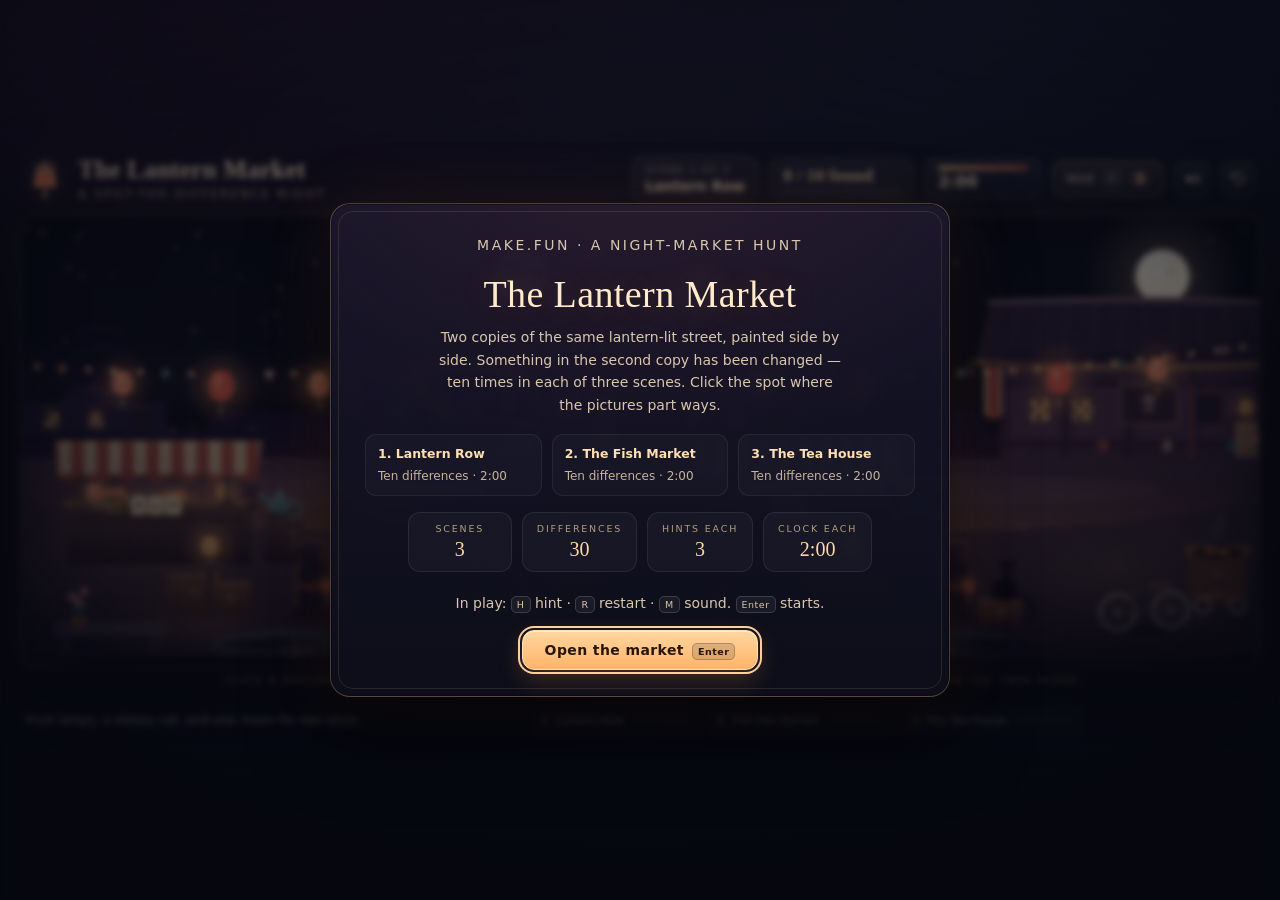
<file: index.html>
<!doctype html>
<html lang="en">
<head>
<meta charset="utf-8">
<meta name="viewport" content="width=device-width, initial-scale=1">
<title>The Lantern Market — a spot-the-difference night</title>
<link rel="icon" href="data:image/svg+xml,%3Csvg xmlns='http://www.w3.org/2000/svg' viewBox='0 0 64 64'%3E%3Crect width='64' height='64' rx='14' fill='%230f0b1e'/%3E%3Cpath d='M32 11v5M22 20h20M32 16v4' stroke='%23ffcf9a' stroke-width='3' stroke-linecap='round' fill='none'/%3E%3Cellipse cx='32' cy='37' rx='14' ry='16' fill='%23ff8a5c'/%3E%3Cellipse cx='32' cy='37' rx='9' ry='12' fill='%23ffd48a'/%3E%3Cpath d='M32 53v4' stroke='%23ffcf9a' stroke-width='3' stroke-linecap='round'/%3E%3C/svg%3E">
<link rel="stylesheet" href="./styles.css">
</head>
<body>
<div id="app">
  <header class="topbar">
    <div class="brand">
      <svg class="brand-mark" viewBox="0 0 48 48" aria-hidden="true">
        <path d="M24 3v4M14 9h20M24 9v3" stroke="#ffcf9a" stroke-width="2" stroke-linecap="round" fill="none"/>
        <path d="M15 14h18l3 18H12z" fill="#e2603f" stroke="#ffcf9a" stroke-width="1.6" stroke-linejoin="round"/>
        <path d="M19 14v18M29 14v18" stroke="#ffcf9a" stroke-width="1.2" opacity=".65"/>
        <path d="M24 36v5M21 43h6" stroke="#ffcf9a" stroke-width="2" stroke-linecap="round" fill="none"/>
        <circle cx="24" cy="23" r="12" fill="#ffb066" opacity=".18"/>
      </svg>
      <div class="brand-text">
        <h1>The Lantern Market</h1>
        <p>a spot-the-difference night</p>
      </div>
    </div>

    <div class="hud">
      <div class="chip scene-chip">
        <span id="scene-index" class="chip-label">Scene 1 of 3</span>
        <strong id="scene-name">Lantern Row</strong>
      </div>
      <div class="chip found-chip">
        <strong id="found-count">0 / 10 found</strong>
        <div id="found-pips" class="pips" aria-hidden="true"></div>
      </div>
      <div class="chip timer-chip" id="timer-chip">
        <div class="timer-bar" aria-hidden="true"><i id="timer-fill"></i></div>
        <strong id="timer-text">2:00</strong>
      </div>
      <button id="hint-button" class="action" type="button">
        <span class="action-label">Hint</span>
        <kbd>H</kbd>
        <b id="hint-count">3</b>
      </button>
      <button id="sound-button" class="icon-button" type="button" aria-label="Mute sound" aria-pressed="false">
        <svg class="icon-on" viewBox="0 0 24 24" aria-hidden="true">
          <path d="M4 9h3l4-4v14l-4-4H4z" fill="currentColor"/>
          <path d="M15 8.5c1.6 1 2.4 2.2 2.4 3.5S16.6 14.5 15 15.5M17.6 5.6c2.6 1.7 4 4 4 6.4s-1.4 4.7-4 6.4" fill="none" stroke="currentColor" stroke-width="1.8" stroke-linecap="round"/>
        </svg>
        <svg class="icon-off" viewBox="0 0 24 24" aria-hidden="true">
          <path d="M4 9h3l4-4v14l-4-4H4z" fill="currentColor"/>
          <path d="M16 9l5 6M21 9l-5 6" fill="none" stroke="currentColor" stroke-width="1.8" stroke-linecap="round"/>
        </svg>
      </button>
      <button id="restart-button" class="icon-button" type="button" aria-label="Restart this scene">
        <svg viewBox="0 0 24 24" aria-hidden="true">
          <path d="M5 10a7.5 7.5 0 1 1 2 6.4" fill="none" stroke="currentColor" stroke-width="1.9" stroke-linecap="round"/>
          <path d="M4 4v6h6" fill="none" stroke="currentColor" stroke-width="1.9" stroke-linecap="round" stroke-linejoin="round"/>
        </svg>
      </button>
    </div>
  </header>

  <main class="board" id="board">
    <figure class="panel" id="panel-a">
      <div class="panel-frame">
        <svg id="svg-a" viewBox="0 0 620 470" role="img" aria-label="Night market scene, first copy"></svg>
        <span class="panel-tag">A</span>
      </div>
      <figcaption>Click a difference here…</figcaption>
    </figure>
    <div class="board-divider" aria-hidden="true"><span>find the differences</span></div>
    <figure class="panel" id="panel-b">
      <div class="panel-frame">
        <svg id="svg-b" viewBox="0 0 620 470" role="img" aria-label="Night market scene, second copy"></svg>
        <span class="panel-tag">B</span>
      </div>
      <figcaption>…or anywhere in the twin scene.</figcaption>
    </figure>
  </main>

  <footer class="footer">
    <p id="coach">Ten quiet differences hide in each scene. Click either picture where they part ways.</p>
    <ol id="scene-track" class="scene-track" aria-label="Scenes in this night"></ol>
    <p id="toast" role="status" aria-live="polite"></p>
  </footer>

  <div id="overlay" class="overlay" hidden>
    <div class="overlay-card" id="overlay-card" role="dialog" aria-modal="true" aria-labelledby="overlay-title"></div>
  </div>
</div>
<script type="module" src="./src/main.js"></script>
</body>
</html>
</file>
<file: styles.css>
/* The Lantern Market — layout, HUD and overlays.
   Two painted panels fill the frame; everything else stays quiet so the
   differences are the only thing asking for attention. */

:root {
  --ink: #0a0c18;
  --ink-2: #12132199;
  --paper: #f6e7c8;
  --paper-dim: #c8b393;
  --amber: #ffb469;
  --amber-hot: #ffd6a0;
  --rose: #e2603f;
  --teal: #6fc2b8;
  --line: #ffffff1f;
  --shadow: 0 18px 44px #00000066, 0 2px 0 #ffffff0d inset;
  --serif: "Iowan Old Style", "Palatino Linotype", Palatino, Georgia, "Times New Roman", serif;
  --sans: "Avenir Next", "Segoe UI", Inter, system-ui, -apple-system, sans-serif;
}

* { box-sizing: border-box; }

html, body {
  margin: 0;
  height: 100%;
  overflow: hidden;
  background:
    radial-gradient(120% 90% at 18% -10%, #2a1b33 0%, transparent 58%),
    radial-gradient(120% 90% at 82% -8%, #1d2338 0%, transparent 55%),
    #080a14;
  color: var(--paper);
  font-family: var(--sans);
  -webkit-font-smoothing: antialiased;
}

body::before {
  /* faint paper grain over the whole frame */
  content: "";
  position: fixed;
  inset: 0;
  pointer-events: none;
  opacity: .06;
  background-image: radial-gradient(#fff 0.6px, transparent 0.7px);
  background-size: 3px 3px;
  mix-blend-mode: soft-light;
}

#app {
  position: relative;
  display: grid;
  grid-template-rows: auto auto auto;
  align-content: center;
  gap: 12px;
  height: 100%;
  padding: 14px 20px 16px;
}

/* ---------- top bar ---------- */

.topbar {
  display: flex;
  align-items: center;
  justify-content: space-between;
  gap: 18px;
  padding: 0 4px;
}

.brand { display: flex; align-items: center; gap: 12px; min-width: 0; }

.brand-mark { width: 42px; height: 42px; flex: none; filter: drop-shadow(0 0 12px #ff9a4d55); }

.brand-text h1 {
  font-family: var(--serif);
  font-size: 25px;
  line-height: 1.05;
  margin: 0;
  letter-spacing: .3px;
  color: #ffe9c9;
  text-shadow: 0 0 22px #ff9a4d33;
}

.brand-text p {
  margin: 3px 0 0;
  font-size: 11.5px;
  letter-spacing: 2.4px;
  text-transform: uppercase;
  color: #c8a986;
}

.hud { display: flex; align-items: center; gap: 10px; }

.chip {
  display: flex;
  flex-direction: column;
  justify-content: center;
  gap: 3px;
  padding: 7px 13px;
  border: 1px solid var(--line);
  border-radius: 12px;
  background: linear-gradient(180deg, #ffffff10, #ffffff05);
  box-shadow: var(--shadow);
}

.chip-label {
  font-size: 9.5px;
  letter-spacing: 1.6px;
  text-transform: uppercase;
  color: #b9a284;
}

.scene-chip strong { font-size: 14px; font-weight: 600; color: #ffe6c4; }
.scene-chip { min-width: 128px; }

.found-chip { min-width: 132px; padding-bottom: 6px; }
.found-chip strong {
  font-family: var(--serif);
  font-size: 17px;
  letter-spacing: .4px;
  color: #ffd9a6;
}
.found-chip.pulse { animation: chip-found .6s ease-out; }

.pips { display: flex; gap: 3px; }
.pips i {
  width: 9px; height: 4px; border-radius: 2px;
  background: #ffffff1c;
  transition: background .25s ease, box-shadow .25s ease;
}
.pips i.on { background: var(--amber); box-shadow: 0 0 8px #ffb469aa; }

.timer-chip { min-width: 118px; }
.timer-chip strong {
  font-variant-numeric: tabular-nums;
  font-size: 15px;
  letter-spacing: .6px;
  color: #ffe6c4;
}
.timer-bar { height: 4px; border-radius: 3px; background: #ffffff14; overflow: hidden; }
.timer-bar i {
  display: block; height: 100%; width: 100%;
  background: linear-gradient(90deg, #ffcf8a, #e2603f);
  transform-origin: left center;
  transition: transform .3s linear, background .4s;
}
.timer-chip.urgent { border-color: #ff7a5a66; box-shadow: 0 0 0 1px #ff7a5a33, 0 0 26px #ff5a3a2e; }
.timer-chip.urgent strong { color: #ff9d7d; }
.timer-chip.urgent .timer-bar i { background: linear-gradient(90deg, #ff9a6b, #d63a2a); }
.timer-chip.urgent { animation: timer-breathe 1.1s ease-in-out infinite; }

button { font-family: inherit; color: inherit; cursor: pointer; }

.action {
  display: inline-flex;
  align-items: center;
  gap: 8px;
  padding: 9px 13px;
  border-radius: 12px;
  border: 1px solid #ffcf9a4d;
  background: linear-gradient(180deg, #ffb46924, #ffb4690d);
  color: #ffe6c4;
  font-size: 13px;
  letter-spacing: .3px;
  box-shadow: var(--shadow);
  transition: transform .12s ease, border-color .2s, background .2s, opacity .2s;
}
.action:hover:not(:disabled) { border-color: #ffcf9a99; background: linear-gradient(180deg, #ffb46938, #ffb46912); }
.action:active:not(:disabled) { transform: translateY(1px); }
.action:disabled { opacity: .45; cursor: default; }
.action b {
  min-width: 20px;
  padding: 1px 5px;
  border-radius: 7px;
  background: #ffb4692b;
  font-size: 12px;
  text-align: center;
  color: #ffd9a6;
}
.action.flash { animation: hint-flash .5s ease-out; }

kbd {
  font-family: var(--sans);
  font-size: 9.5px;
  letter-spacing: .5px;
  padding: 2px 5px;
  border-radius: 5px;
  border: 1px solid #ffffff26;
  background: #ffffff0d;
  color: #d8c4a6;
}

.icon-button {
  display: grid;
  place-items: center;
  width: 36px;
  height: 36px;
  padding: 0;
  border-radius: 11px;
  border: 1px solid var(--line);
  background: linear-gradient(180deg, #ffffff10, #ffffff05);
  color: #d8c4a6;
  box-shadow: var(--shadow);
  transition: color .2s, border-color .2s, transform .12s;
}
.icon-button:hover { color: #ffe6c4; border-color: #ffffff3a; }
.icon-button:active { transform: translateY(1px); }
.icon-button svg { width: 18px; height: 18px; }
.icon-button .icon-off { display: none; }
#sound-button[aria-pressed="true"] .icon-on { display: none; }
#sound-button[aria-pressed="true"] .icon-off { display: grid; }

:focus-visible { outline: 2px solid #ffcf9a; outline-offset: 2px; }

/* ---------- the two panels ---------- */

.board {
  position: relative;
  display: grid;
  grid-template-columns: minmax(0, 1fr) 30px minmax(0, 1fr);
  align-items: center;
  gap: 6px;
  min-height: 0;
}

.panel {
  position: relative;
  margin: 0;
  min-width: 0;
  display: flex;
  flex-direction: column;
  align-items: center;
  gap: 6px;
}

.panel-frame {
  position: relative;
  width: 100%;
  aspect-ratio: 620 / 470;
  max-height: 100%;
  border-radius: 16px;
  overflow: hidden;
  border: 1px solid #ffcf9a2e;
  background: #0a0b16;
  box-shadow: 0 20px 50px #00000080, 0 0 0 1px #00000066 inset, 0 0 40px #ff9a4d14;
  transition: box-shadow .25s ease, border-color .25s ease;
}

.panel-frame::after {
  /* glass edge + vignette so the painted scene sits inside the frame */
  content: "";
  position: absolute;
  inset: 0;
  pointer-events: none;
  border-radius: 15px;
  box-shadow: inset 0 0 60px #05060e99, inset 0 1px 0 #ffffff1a;
  background: radial-gradient(120% 100% at 50% 0%, transparent 55%, #05060e5c 100%);
}

.panel-frame svg { display: block; width: 100%; height: 100%; cursor: crosshair; touch-action: manipulation; }

.panel figcaption {
  font-size: 10.5px;
  letter-spacing: 1.5px;
  text-transform: uppercase;
  color: #9d8a74;
}

.panel.hot .panel-frame { border-color: #ffcf9a5c; box-shadow: 0 20px 50px #00000080, 0 0 46px #ff9a4d2a; }
.panel.shake .panel-frame { animation: panel-shake .42s cubic-bezier(.36, .07, .19, .97); }
.panel.found .panel-frame { animation: panel-found .5s ease-out; }
.panel.hinting .panel-frame { animation: panel-hint 1.4s ease-in-out 2; }

.panel-tag {
  position: absolute;
  top: 9px;
  left: 11px;
  z-index: 2;
  font-family: var(--serif);
  font-size: 12px;
  letter-spacing: 2px;
  color: #f6e7c88c;
  padding: 1px 6px;
  border-radius: 6px;
  background: #05060e66;
  pointer-events: none;
}

.board-divider {
  display: flex;
  flex-direction: column;
  align-items: center;
  align-self: stretch;
  justify-content: center;
  gap: 10px;
  color: #8f7c67;
}
.board-divider::before, .board-divider::after {
  content: "";
  flex: 1;
  width: 1px;
  background: linear-gradient(#ffcf9a00, #ffcf9a3d, #ffcf9a00);
}
.board-divider span {
  writing-mode: vertical-rl;
  font-size: 9px;
  letter-spacing: 3.5px;
  text-transform: uppercase;
  white-space: nowrap;
}

/* markers drawn in both scenes */
.marker { animation: marker-in .45s cubic-bezier(.2, 1.4, .4, 1) both; transform-box: fill-box; transform-origin: center; }
.marker .ring { fill: none; stroke: #ffcf8a; stroke-width: 2.4; filter: drop-shadow(0 0 6px #ffb469aa); }
.marker .ring-soft { fill: none; stroke: #ffb469; stroke-width: 6; opacity: .18; }
.marker .badge { fill: #ffcf8a; }
.marker .badge-text {
  font: 600 9px var(--sans);
  fill: #241407;
  text-anchor: middle;
  dominant-baseline: central;
}
.marker .tick { stroke: #241407; stroke-width: 1.7; stroke-linecap: round; fill: none; }

.hint-ring { animation: hint-pulse 1.3s ease-out infinite; transform-box: fill-box; transform-origin: center; }
.hint-ring circle { fill: #6fc2b814; stroke: #9fe6da; stroke-width: 2; stroke-dasharray: 5 6; }
.hint-ring text { font: 600 8.5px var(--sans); fill: #bdf3ea; text-anchor: middle; letter-spacing: 1px; }

.miss-mark { animation: miss-fade .75s ease-out forwards; pointer-events: none; }
.miss-mark line { stroke: #ff7a5a; stroke-width: 2.4; stroke-linecap: round; filter: drop-shadow(0 0 4px #ff5a3a88); }

.spark { animation: spark-out .7s ease-out forwards; pointer-events: none; }
.spark circle { fill: none; stroke: #ffe0ad; stroke-width: 1.8; }

/* ---------- footer ---------- */

.footer {
  display: flex;
  align-items: center;
  justify-content: space-between;
  gap: 18px;
  padding: 0 6px;
  min-height: 44px;
}

.scene-track {
  display: flex;
  gap: 8px;
  margin: 0;
  padding: 0;
  list-style: none;
}
.scene-track li {
  display: flex;
  align-items: center;
  gap: 8px;
  padding: 6px 10px 6px 8px;
  border-radius: 10px;
  border: 1px solid #ffffff12;
  background: #ffffff05;
  font-size: 11px;
  color: #9d8a74;
  transition: border-color .3s, background .3s, color .3s;
}
.scene-track li b {
  font-family: var(--serif);
  font-weight: 500;
  font-size: 12px;
  color: #c6b096;
}
.scene-track li .track-pips { display: flex; gap: 2px; }
.scene-track li .track-pips i { width: 4px; height: 4px; border-radius: 50%; background: #ffffff1c; }
.scene-track li .track-pips i.on { background: #ffb469; }
.scene-track li.active { border-color: #ffcf9a4d; color: #ffe6c4; background: #ffb46914; }
.scene-track li.active b { color: #ffe0b4; }
.scene-track li.done { border-color: #6fc2b83d; color: #a8c9c4; }
.footer p { margin: 0; font-size: 12px; color: #a8947c; letter-spacing: .2px; }
.footer kbd { margin: 0 1px; }
#toast { color: #ffd9a6; font-weight: 500; transition: opacity .3s; }
#toast.quiet { color: #a8947c; font-weight: 400; }

/* ---------- overlays ---------- */

.overlay {
  position: fixed;
  inset: 0;
  z-index: 20;
  display: grid;
  place-items: center;
  padding: 24px;
  background: radial-gradient(80% 70% at 50% 40%, #0a0c1870, #05060eb8 85%);
  backdrop-filter: blur(3px);
  animation: overlay-in .35s ease-out both;
}
.overlay[hidden] { display: none; }

.overlay-card {
  position: relative;
  width: min(620px, 94vw);
  max-height: 90vh;
  overflow: auto;
  padding: 30px 34px 26px;
  border-radius: 20px;
  border: 1px solid #ffcf9a40;
  background:
    radial-gradient(120% 120% at 50% -20%, #4a2a3a66, transparent 60%),
    linear-gradient(180deg, #171529f7, #0d0e1af7);
  box-shadow: 0 34px 80px #000000a6, 0 0 0 1px #00000066 inset, 0 0 70px #ff9a4d1a;
  text-align: center;
}
.overlay-card::before {
  content: "";
  position: absolute;
  inset: 7px;
  border-radius: 15px;
  border: 1px solid #ffcf9a1f;
  pointer-events: none;
}

.overlay-eyebrow {
  margin: 0 0 8px;
  font-size: 9.5px;
  letter-spacing: 2.5px;
  text-transform: uppercase;
  color: #c9a37e;
}

.overlay-card h2 {
  margin: 0 0 10px;
  font-family: var(--serif);
  font-size: clamp(28px, 3.4vw, 38px);
  font-weight: 500;
  letter-spacing: .4px;
  color: #ffeacb;
  text-shadow: 0 0 32px #ff9a4d3d;
}

.overlay-card p { margin: 0 auto 16px; max-width: 46ch; font-size: 14px; line-height: 1.6; color: #d9c7ad; }

.overlay-stats {
  display: flex;
  justify-content: center;
  gap: 10px;
  margin: 16px 0 20px;
  flex-wrap: wrap;
}
.stat {
  min-width: 104px;
  padding: 10px 14px;
  border-radius: 12px;
  border: 1px solid #ffffff14;
  background: #ffffff08;
}
.stat span { display: block; font-size: 9.5px; letter-spacing: 1.8px; text-transform: uppercase; color: #b39d80; margin-bottom: 4px; }
.stat strong { font-family: var(--serif); font-size: 20px; color: #ffd9a6; font-weight: 500; }

.overlay-actions { display: flex; justify-content: center; gap: 10px; flex-wrap: wrap; margin-top: 4px; }

.primary, .ghost {
  padding: 11px 22px;
  border-radius: 12px;
  font-size: 14px;
  letter-spacing: .4px;
  border: 1px solid transparent;
  transition: transform .12s, background .2s, border-color .2s, color .2s;
}
.primary {
  color: #2a1608;
  background: linear-gradient(180deg, #ffd6a0, #ffb469);
  border-color: #ffe2bd;
  box-shadow: 0 8px 24px #ff9a4d3d, 0 1px 0 #fff8 inset;
  font-weight: 600;
}
.primary:hover { transform: translateY(-1px); background: linear-gradient(180deg, #ffe2bd, #ffc084); }
.ghost {
  color: #d9c7ad;
  background: #ffffff08;
  border-color: #ffffff1f;
}
.ghost:hover { border-color: #ffcf9a4d; color: #ffe6c4; }
.primary kbd, .ghost kbd { margin-left: 8px; background: #00000022; border-color: #00000033; color: inherit; }

.overlay-list {
  display: grid;
  grid-template-columns: repeat(3, 1fr);
  gap: 10px;
  margin: 18px 0 6px;
  text-align: left;
}
.overlay-list div {
  padding: 10px 12px;
  border-radius: 11px;
  border: 1px solid #ffffff10;
  background: #ffffff06;
  font-size: 12px;
  color: #c6b49b;
  line-height: 1.5;
}
.overlay-list b { display: block; color: #ffe0b4; font-weight: 600; font-size: 12.5px; margin-bottom: 3px; }

.start-keys { font-size: 12.5px; color: #b7a58d; margin: 0 0 18px; }

.overlay-scenes { display: flex; justify-content: center; gap: 8px; margin: 6px 0 18px; }
.overlay-scenes span {
  padding: 5px 10px;
  border-radius: 999px;
  border: 1px solid #ffffff17;
  font-size: 11px;
  color: #c6b49b;
  background: #ffffff07;
}
.overlay-scenes span.done { border-color: #ffcf8a66; color: #ffd9a6; background: #ffb4691f; }
.overlay-scenes span.current { border-color: #6fc2b866; color: #bdf3ea; }

.confetti { position: absolute; inset: 0; overflow: hidden; pointer-events: none; border-radius: 20px; }
.confetti i {
  position: absolute;
  top: -20px;
  width: 6px; height: 10px;
  border-radius: 2px;
  opacity: .8;
  animation: confetti-fall linear forwards;
}

/* ---------- keyframes ---------- */

@keyframes marker-in {
  0% { opacity: 0; transform: scale(1.9); }
  60% { opacity: 1; transform: scale(.92); }
  100% { opacity: 1; transform: scale(1); }
}
@keyframes hint-pulse {
  0% { opacity: .2; transform: scale(.82); }
  45% { opacity: 1; transform: scale(1.04); }
  100% { opacity: 0; transform: scale(1.18); }
}
@keyframes miss-fade {
  0% { opacity: 0; transform: scale(1.4); }
  25% { opacity: 1; transform: scale(1); }
  100% { opacity: 0; transform: scale(.9); }
}
@keyframes spark-out {
  0% { opacity: .9; transform: scale(.5); }
  100% { opacity: 0; transform: scale(1.9); }
}
@keyframes panel-shake {
  10%, 90% { transform: translateX(-2px); }
  20%, 80% { transform: translateX(4px); }
  30%, 50%, 70% { transform: translateX(-6px); }
  40%, 60% { transform: translateX(5px); }
}
@keyframes panel-found {
  0% { box-shadow: 0 0 0 0 #ffcf9a99, 0 20px 50px #00000080; }
  100% { box-shadow: 0 0 0 16px #ffcf9a00, 0 20px 50px #00000080; }
}
@keyframes panel-hint {
  50% { border-color: #9fe6da8c; box-shadow: 0 20px 50px #00000080, 0 0 44px #6fc2b83d; }
}
@keyframes chip-found {
  40% { transform: scale(1.06); border-color: #ffcf9a80; }
}
@keyframes hint-flash {
  40% { background: linear-gradient(180deg, #ffb4695c, #ffb4691f); }
}
@keyframes timer-breathe {
  50% { box-shadow: 0 0 0 1px #ff7a5a55, 0 0 34px #ff5a3a4d; }
}
@keyframes overlay-in {
  from { opacity: 0; }
  to { opacity: 1; }
}
@keyframes confetti-fall {
  to { transform: translate3d(var(--dx, 0), 640px, 0) rotate(540deg); opacity: .1; }
}

@media (max-height: 760px) {
  .brand-text h1 { font-size: 21px; }
  .panel figcaption { display: none; }
  #app { padding: 10px 16px 8px; }
}

@media (prefers-reduced-motion: reduce) {
  * { animation-duration: .001ms !important; animation-iteration-count: 1 !important; transition-duration: .001ms !important; }
}

/* screenshot mode: freeze decorative motion so captures are deterministic */
body.shot .marker,
body.shot .hint-ring,
body.shot .overlay,
body.shot .pips i { animation: none !important; }
body.shot .hint-ring { opacity: 1; }
body.shot .panel-frame { transition: none; }
</file>
